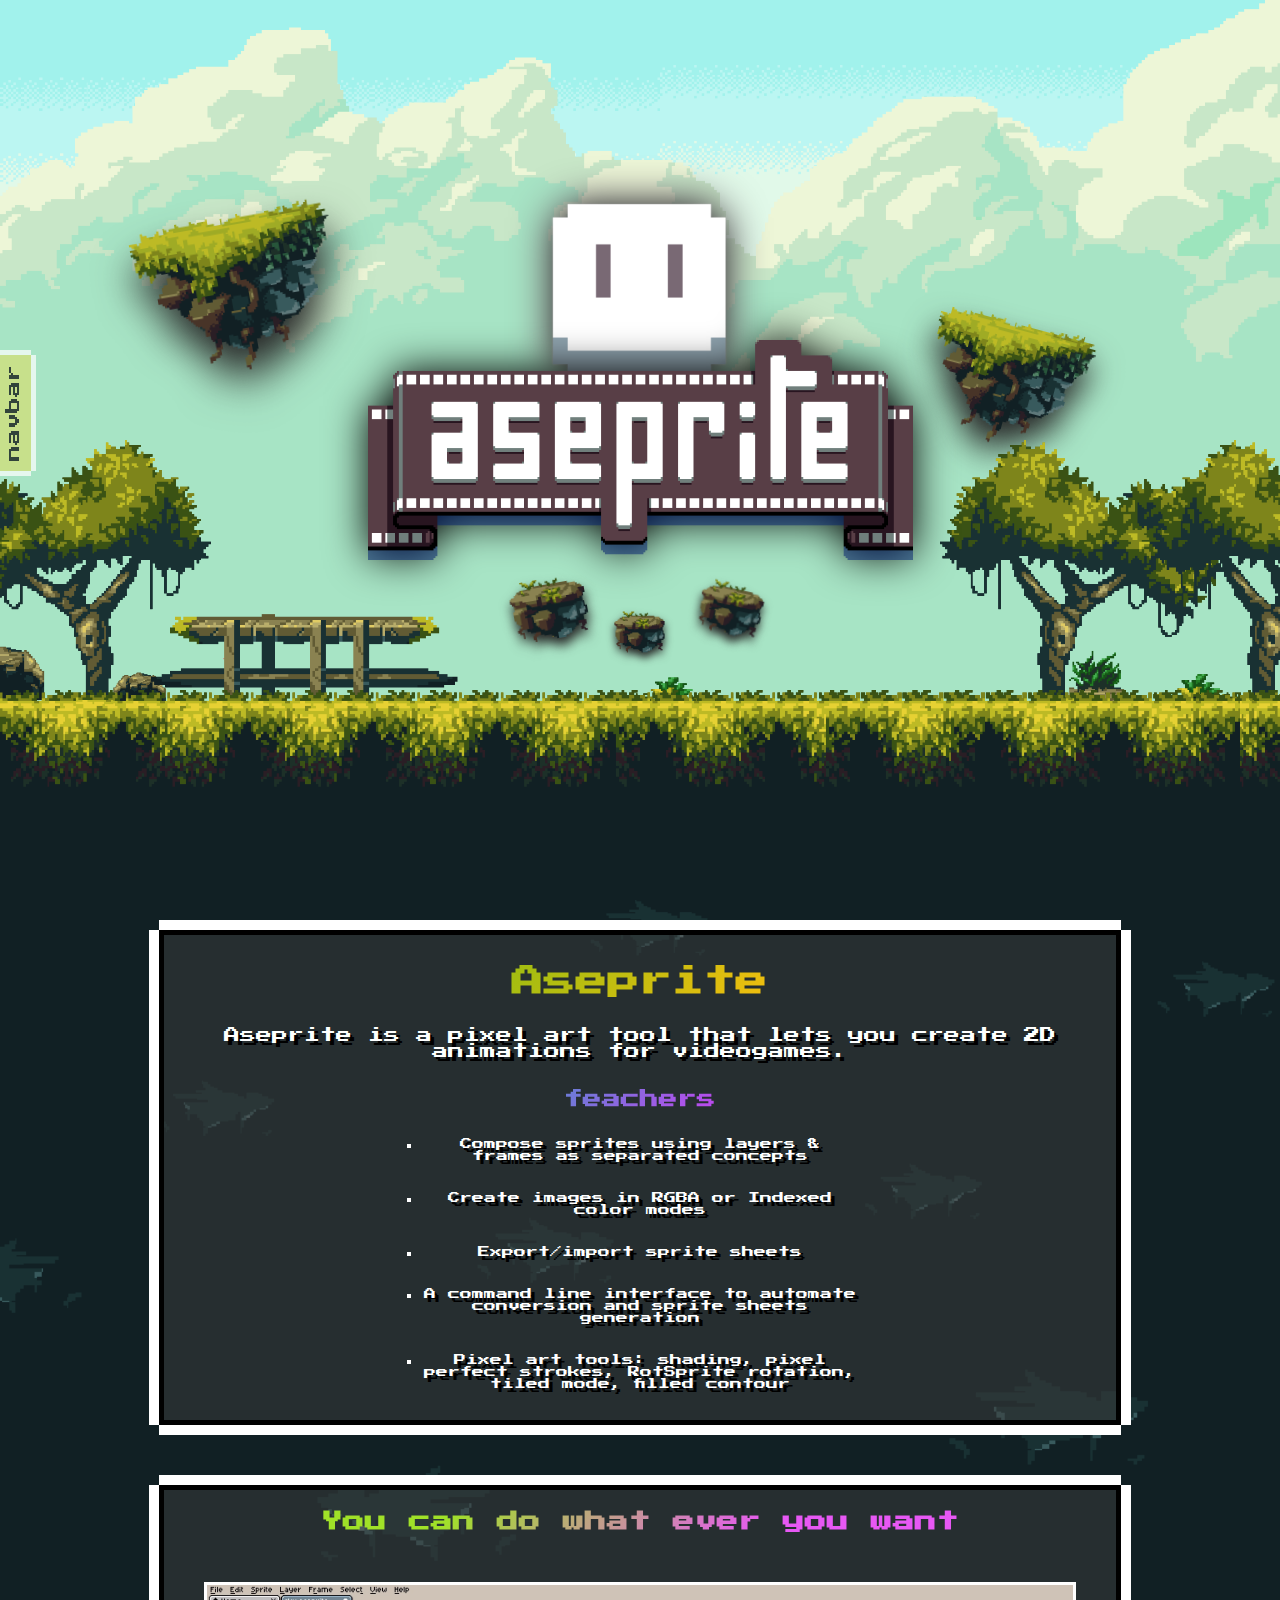
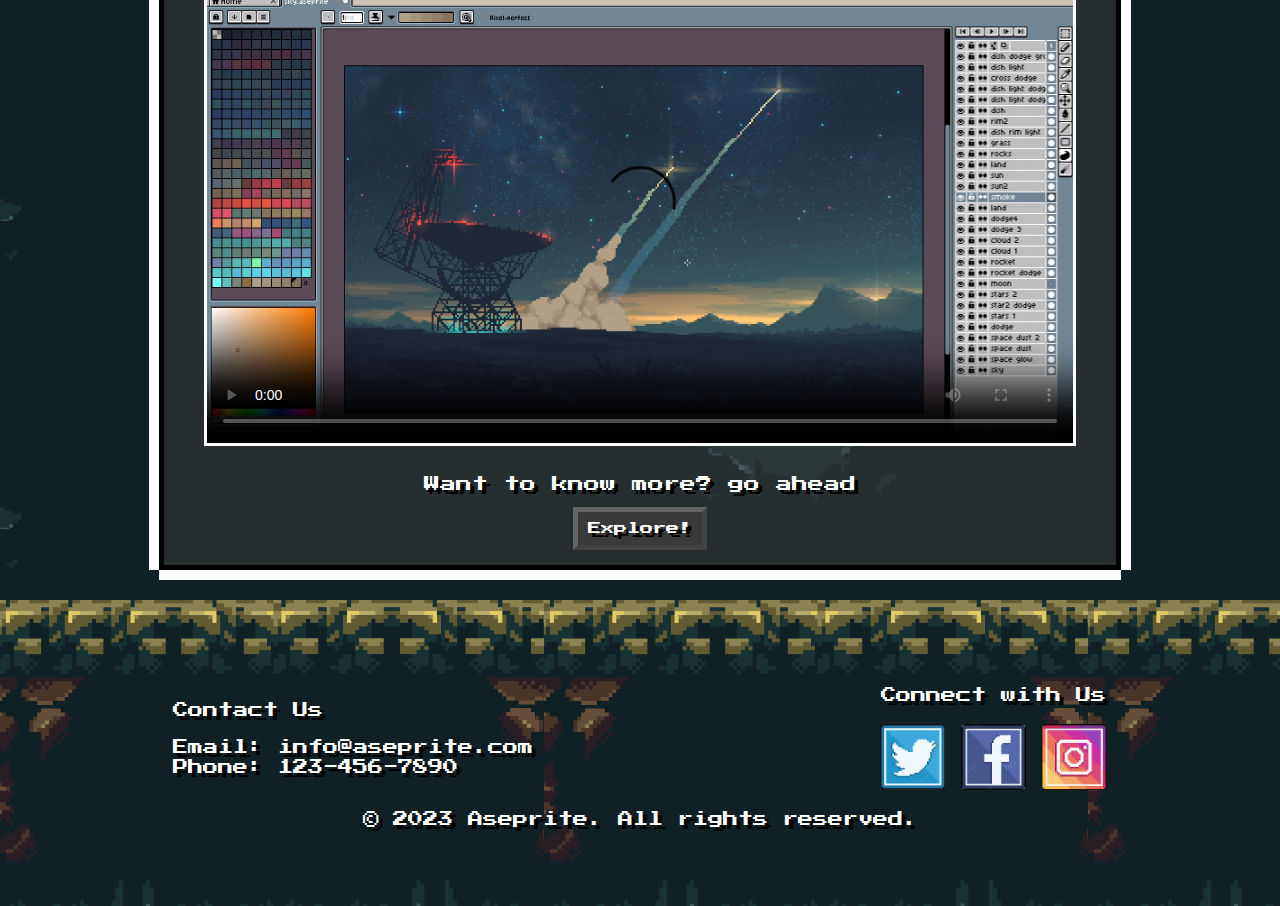
<file: index.html>
<!DOCTYPE html>
<html lang="en">
<head>
    <meta charset="UTF-8">
    <meta name="viewport" content="width=device-width, initial-scale=1.0">
    <meta name="description" content="Aseprite is a pixel art tool for creating 2D animations for video games.">
    <meta name="keywords" content="Aseprite, pixel art, animation, video games">
    <meta name="author" content="Maksim Ilia">
    <title>Aseprite❤️</title>
    <link rel="stylesheet" href="css/styles.css">
    <link rel="icon" type="image/x-icon" href="/img/aseprite-no-border.png">
    <link rel="preconnect" href="https://fonts.googleapis.com">
    <link rel="preconnect" href="https://fonts.gstatic.com" crossorigin>
    <link href="https://fonts.googleapis.com/css2?family=Press+Start+2P&display=swap" rel="stylesheet">
</head>

<body>
    <header class="main-page-header">
        <div class="side-nav hide">
            <div class="toggle-button" id="toggleButton">navbar</div>
            <ul>
                <li><a href="index.html"><img src="./img/home.png" alt=""></a></li>
                <li><a href="about.html"><img src="./img/aboutt.png" alt=""></a></li>
                <li><a href="contact.html"><img src="./img/contact.png" alt=""></a></li>
                <li><a href="product.html"><img src="./img/product.png" alt=""></a></li>
            </ul>
        </div>

        <div class="front-backgound"></div>

        <div class="logo"></div>
        <div class="logo_img"></div>
        
        <div class="island_1"></div>
        <div class="island_2"></div>
        
        <div class="small_island sm1"></div>
        <div class="small_island sm2"></div>
        <div class="small_island sm3"></div>
    </header>


    <main class="main-page-main">
        <section class="info-section main-page-section">
            <div>
                <h1>Aseprite</h1>
                <p>
                    Aseprite is a pixel art tool that lets you create 2D animations for videogames.
                </p>
            </div>

            <div>
                <h3>feachers</h3>
                <ul>
                    <li>Compose sprites using layers & frames as separated concepts</li>
                    <li>Create images in RGBA or Indexed color modes</li>
                    <li>Export/import sprite sheets</li>
                    <li>A command line interface to automate conversion and sprite sheets generation</li>
                    <li>Pixel art tools: shading, pixel perfect strokes, RotSprite rotation, tiled mode, filled contour</li>
                </ul>
            </div>
        </section>
        <section class="info-section vid-page-section">
            <h2>You can do what ever you want</h2>
            <video controls="controls" poster="img/poster.png">
                <source src="vid/main-vid.mp4" type='video/ogg; codecs="theora, vorbis"'>
            </video>
            <p>Want to know more? go ahead</p>
            <button class="download"><a href="product.html">Explore!</a></Downlodat></button>
        </section>
    </main>


    <footer>
        <div class="footer-wrapper">
            <div class="footer-content">
                <div class="contact-info">
                  <p class="footer-title">Contact Us</p>
                  <p class="email">Email: info@aseprite.com</p>
                  <p>Phone: 123-456-7890</p>
                </div>
    
                <div class="social-links">
                  <p class="footer-title">Connect with Us</p>
                  <a href="https://twitter.com/aseprite" target="_blank"><img src="img/twit.png"  alt="twitter"></a>
                  <a href="https://www.facebook.com/aseprite" target="_blank"><img src="img/facebook.png" alt="facebook"></a>
                  <a href="https://www.instagram.com/asepriteapp/" target="_blank"><img src="img/insta.png" alt="insta"></a>
                </div>
            </div>
            <div class="copyright">
                <p>&copy; 2023 Aseprite. All rights reserved.</p>
            </div>
        </div>
    </footer>
    <script src="js/main.js"></script>
</body>
</html>
</file>
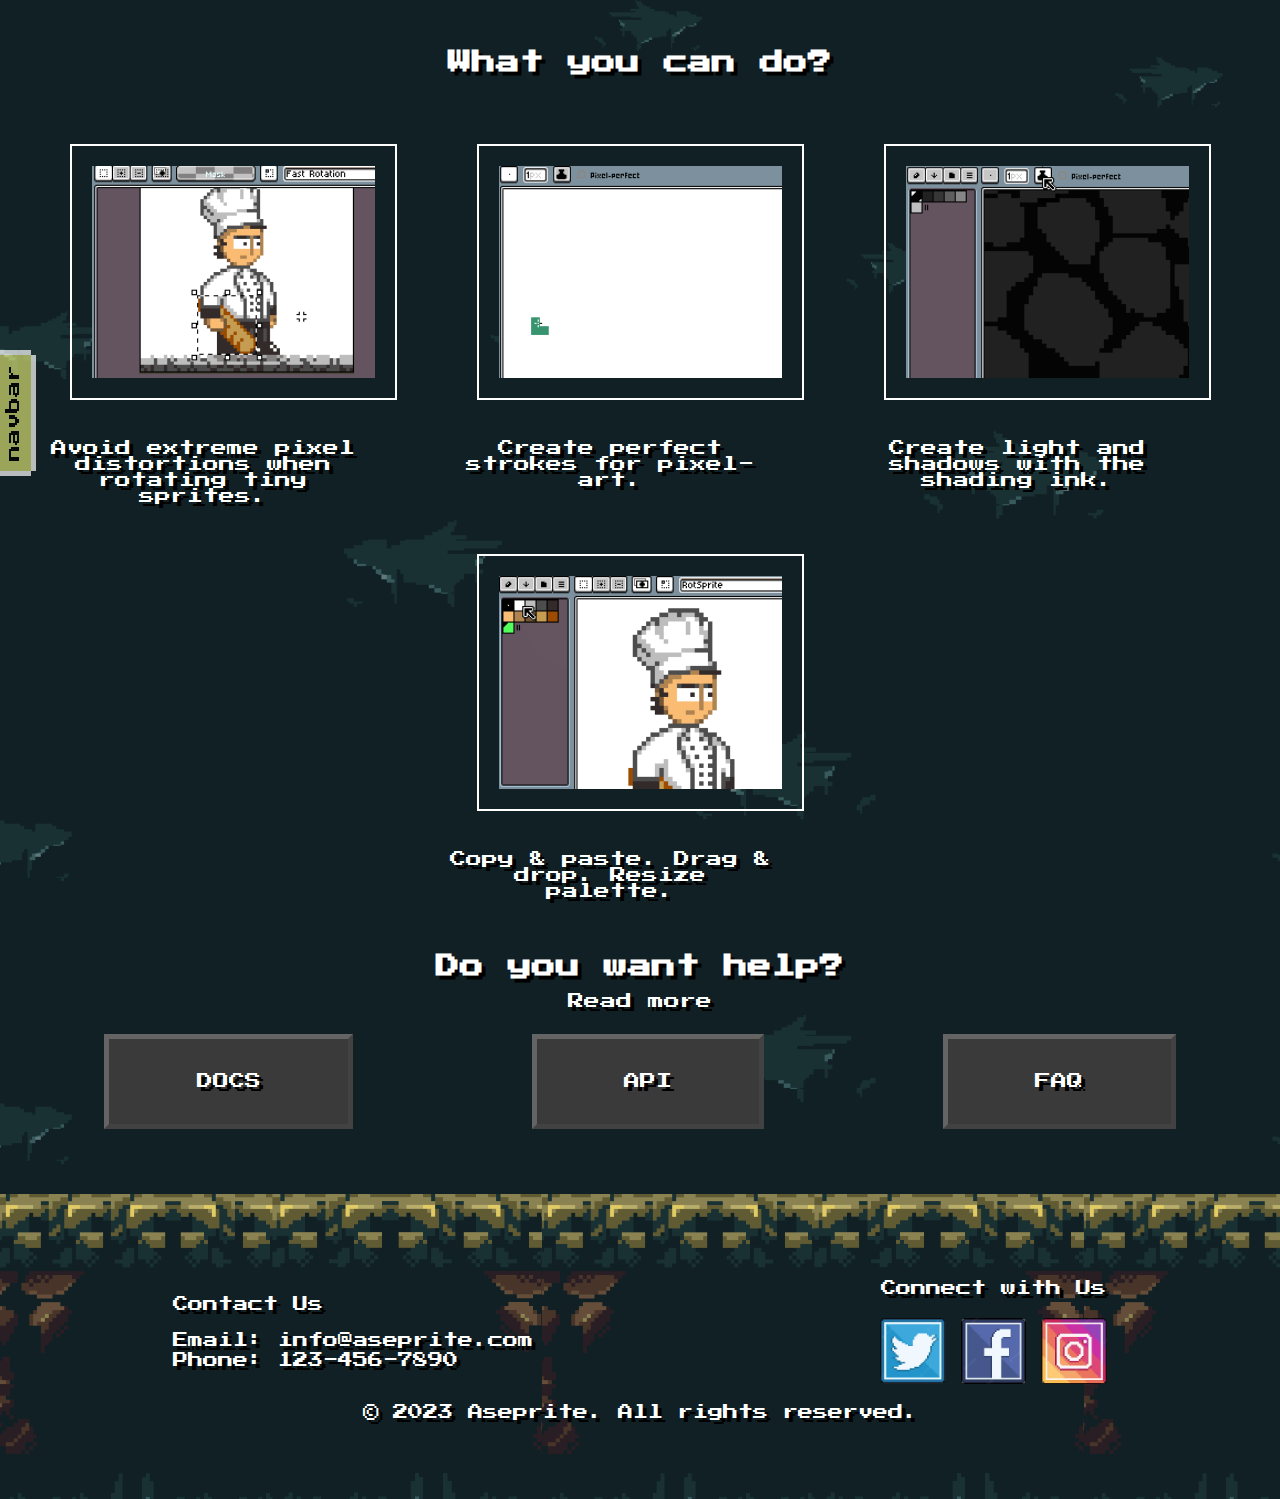
<file: about.html>
<!DOCTYPE html>
<html lang="en">
<head>
    <meta charset="UTF-8">
    <meta name="viewport" content="width=device-width, initial-scale=1.0">
    <meta name="description" content="Aseprite is a pixel art tool for creating 2D animations for video games.">
    <meta name="keywords" content="Aseprite, pixel art, animation, video games">
    <meta name="author" content="Maksim Ilia">
    <title>About Aseprite❓</title>
    <link rel="stylesheet" href="css/styles.css">
    <link rel="icon" type="image/x-icon" href="/img/aseprite-no-border.png">

    <link rel="preconnect" href="https://fonts.googleapis.com">
    <link rel="preconnect" href="https://fonts.gstatic.com" crossorigin>
    <link href="https://fonts.googleapis.com/css2?family=Press+Start+2P&display=swap" rel="stylesheet">

</head>
<body>
    <header>
        <div class="side-nav hide">
            <div class="toggle-button" id="toggleButton">navbar</div>
            <ul>
                <li><a href="index.html"><img src="./img/home.png" alt=""></a></li>
                <li><a href="about.html"><img src="./img/aboutt.png" alt=""></a></li>
                <li><a href="contact.html"><img src="./img/contact.png" alt=""></a></li>
                <li><a href="product.html"><img src="./img/product.png" alt=""></a></li>
            </ul>
        </div>
    </header>


    <main class="about-page-main">
        <div>
            <h2>What you can do?</h2>
            <figure class="figure-about">
                <div class="gif-img">
                    <img src="/img/gif/rotsprite.gif" width="300px" alt="aseprite fust rotation pixel-arf">
                    <p>Avoid extreme pixel distortions when rotating tiny sprites.</p>
                </div>

                <div class="gif-img">
                    <img src="/img/gif/pixel-perfect.gif" width="300px" alt="aseprite pixel perfect draw lines pixel-arf">
                    <p>Create perfect strokes for pixel-art.</p>
                </div>

                <div class="gif-img">  
                    <img src="/img/gif/shading-mode.gif" width="300px" alt="aseprite shading mode pixel-arf">
                    <p>Create light and shadows with the shading ink.</p>
                </div>

                <div class="gif-img">
                    <img src="/img/gif/palette-control.gif" width="300px" alt="aseprite palette control pixel-arf">
                    <p>Copy & paste. Drag & drop. Resize palette.</p>
                </div>
            </figure>
        </div>
        <div>
            <h2 class="help-title">Do you want help?</h2>
            <p>Read more </p>
            <ul class="secondary-nav">
                <li><a href="https://www.aseprite.org/docs/">DOCS</a></li>
                <li><a href="https://www.aseprite.org/api/">API</a></li>
                <li><a href="https://www.aseprite.org/faq/">FAQ</a></li>
            </ul>
        </div>
    </main>


    <footer>
        <div class="footer-wrapper">
            <div class="footer-content">
                <div class="contact-info">
                  <p class="footer-title">Contact Us</p>
                  <p class="email">Email: info@aseprite.com</p>
                  <p>Phone: 123-456-7890</p>
                </div>
    
                <div class="social-links">
                  <p class="footer-title">Connect with Us</p>
                  <a href="https://twitter.com/aseprite" target="_blank"><img src="img/twit.png"  alt="twitter"></a>
                  <a href="https://www.facebook.com/aseprite" target="_blank"><img src="img/facebook.png" alt="facebook"></a>
                  <a href="https://www.instagram.com/asepriteapp/" target="_blank"><img src="img/insta.png" alt="insta"></a>
                </div>
            </div>
            <div class="copyright">
                <p>&copy; 2023 Aseprite. All rights reserved.</p>
            </div>
        </div>
    </footer>
    <script src="js/main.js"></script>
</body>
</html>
</file>
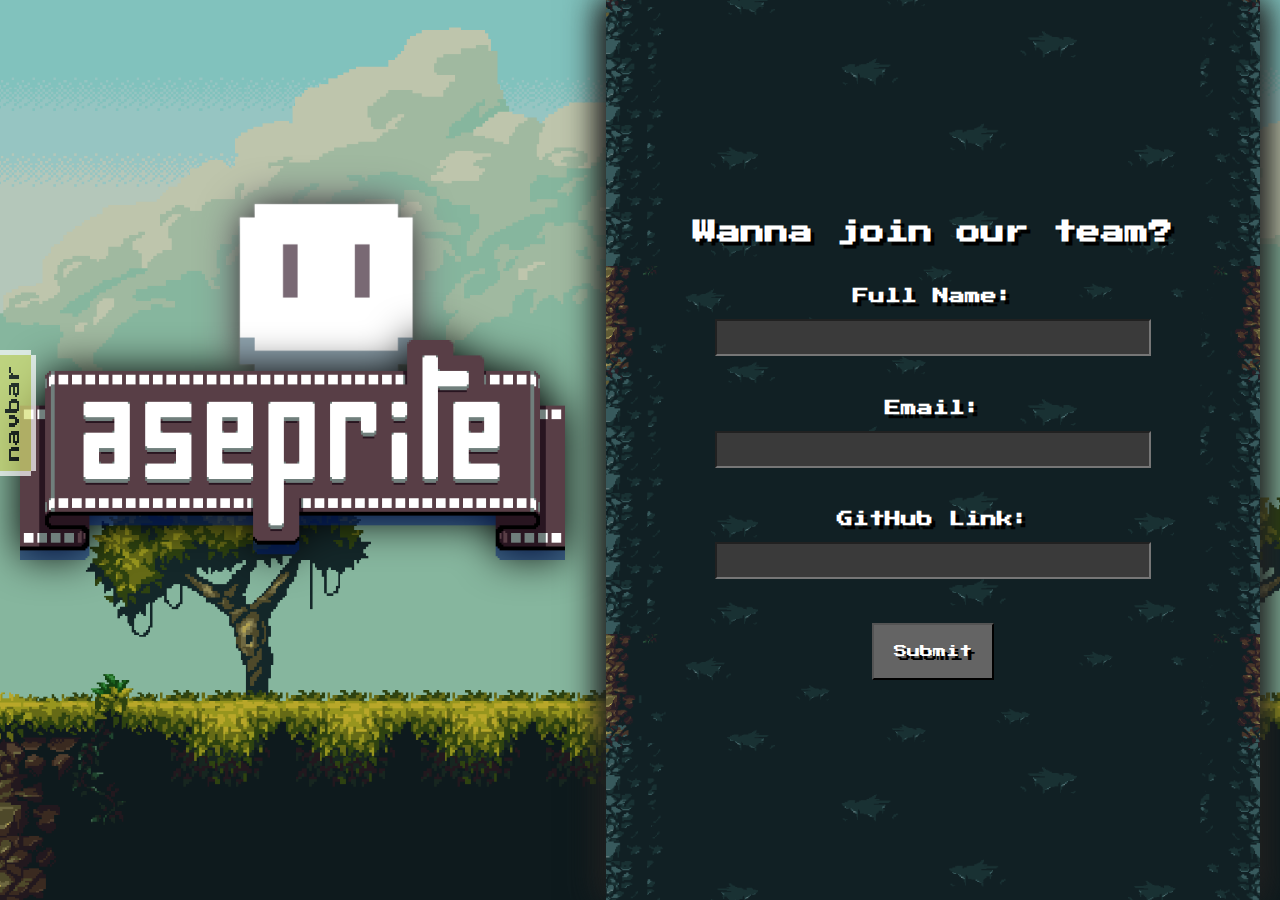
<file: contact.html>
<!DOCTYPE html>
<html lang="en">
<head>
    <meta charset="UTF-8">
    <meta name="viewport" content="width=device-width, initial-scale=1.0">
    <meta name="description" content="Contact up to join development">
    <meta name="keywords" content="Aseprite, pixel art, contuct, development">
    <meta name="author" content="Maksim Ilia">
    <title>Join the team!🖥️</title>
    <link rel="stylesheet" href="css/styles.css">
    <link rel="icon" type="image/x-icon" href="/img/aseprite-no-border.png">
    <link rel="preconnect" href="https://fonts.googleapis.com">
    <link rel="preconnect" href="https://fonts.gstatic.com" crossorigin>
    <link href="https://fonts.googleapis.com/css2?family=Press+Start+2P&display=swap" rel="stylesheet">
</head>
<body>
    
    <header>
        <div class="side-nav hide">
            <div class="toggle-button" id="toggleButton">navbar</div>
            <ul>
                <li><a href="index.html"><img src="./img/home.png" alt=""></a></li>
                <li><a href="about.html"><img src="./img/aboutt.png" alt=""></a></li>
                <li><a href="contact.html"><img src="./img/contact.png" alt=""></a></li>
                <li><a href="product.html"><img src="./img/product.png" alt=""></a></li>
            </ul>
        </div>
    </header>


    <main>
        <div class="contact-page-bg"></div>
        <div class="contact-wrapper">
            <div class="logo-wrapper">
                <div class="logo"></div>
                <div class="logo_img contact-logo"></div>
            </div>
            <div class="form-wrapper">
                <h2>Wanna join our team?</h2>
                <form action="">
                    <div class="fomr-feald">
                        <label for="fullname">Full Name:</label>
                        <input type="text" id="fullname" name="fullname" required> 
                    </div>
                    <div class="fomr-feald">
                        <label for="email">Email:</label>
                        <input type="email" id="email" name="email" required>
                    </div>
                    <div class="fomr-feald">
                        <label for="github">GitHub Link:</label>
                        <input type="url" id="github" name="github" required>
                    </div>

                    <button type="submit">Submit</button>
                </form>
            </div>
        </div>
    </main>

    <script src="js/main.js"></script>
</body>
</html>
</file>
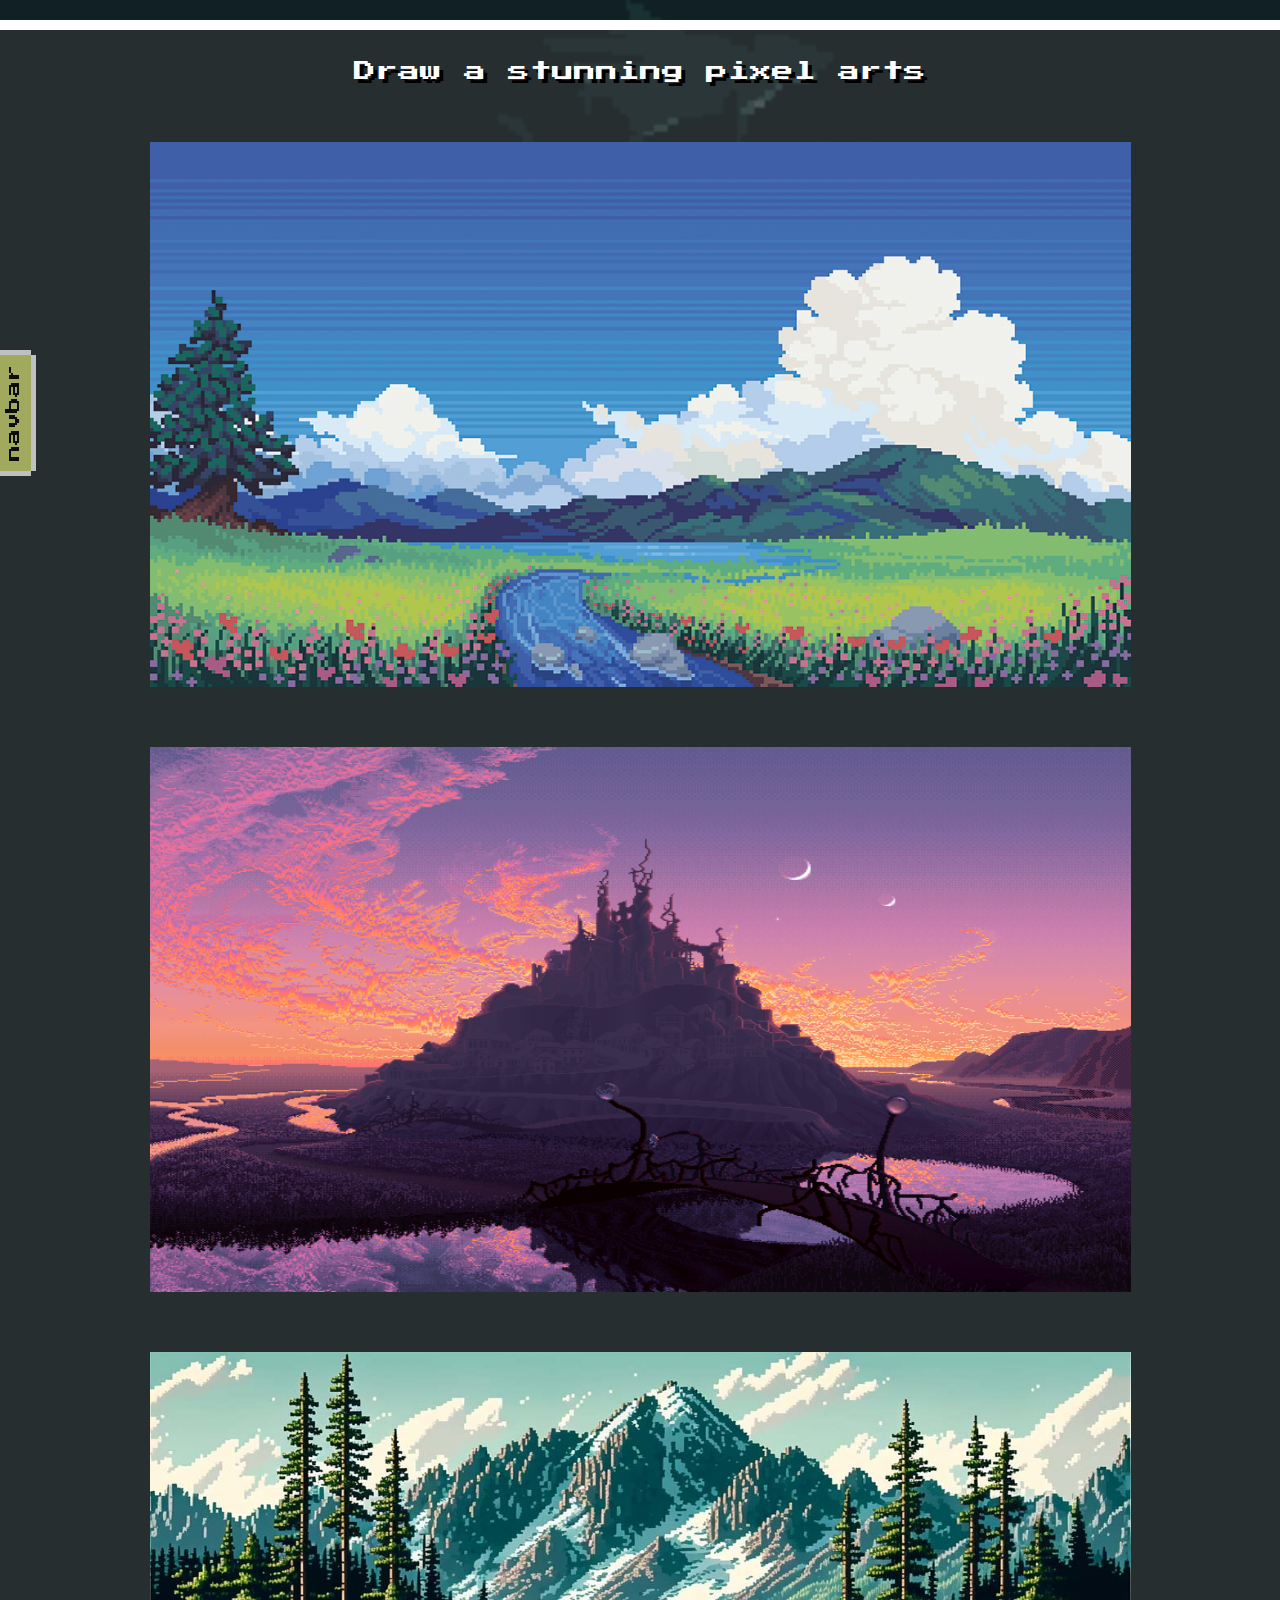
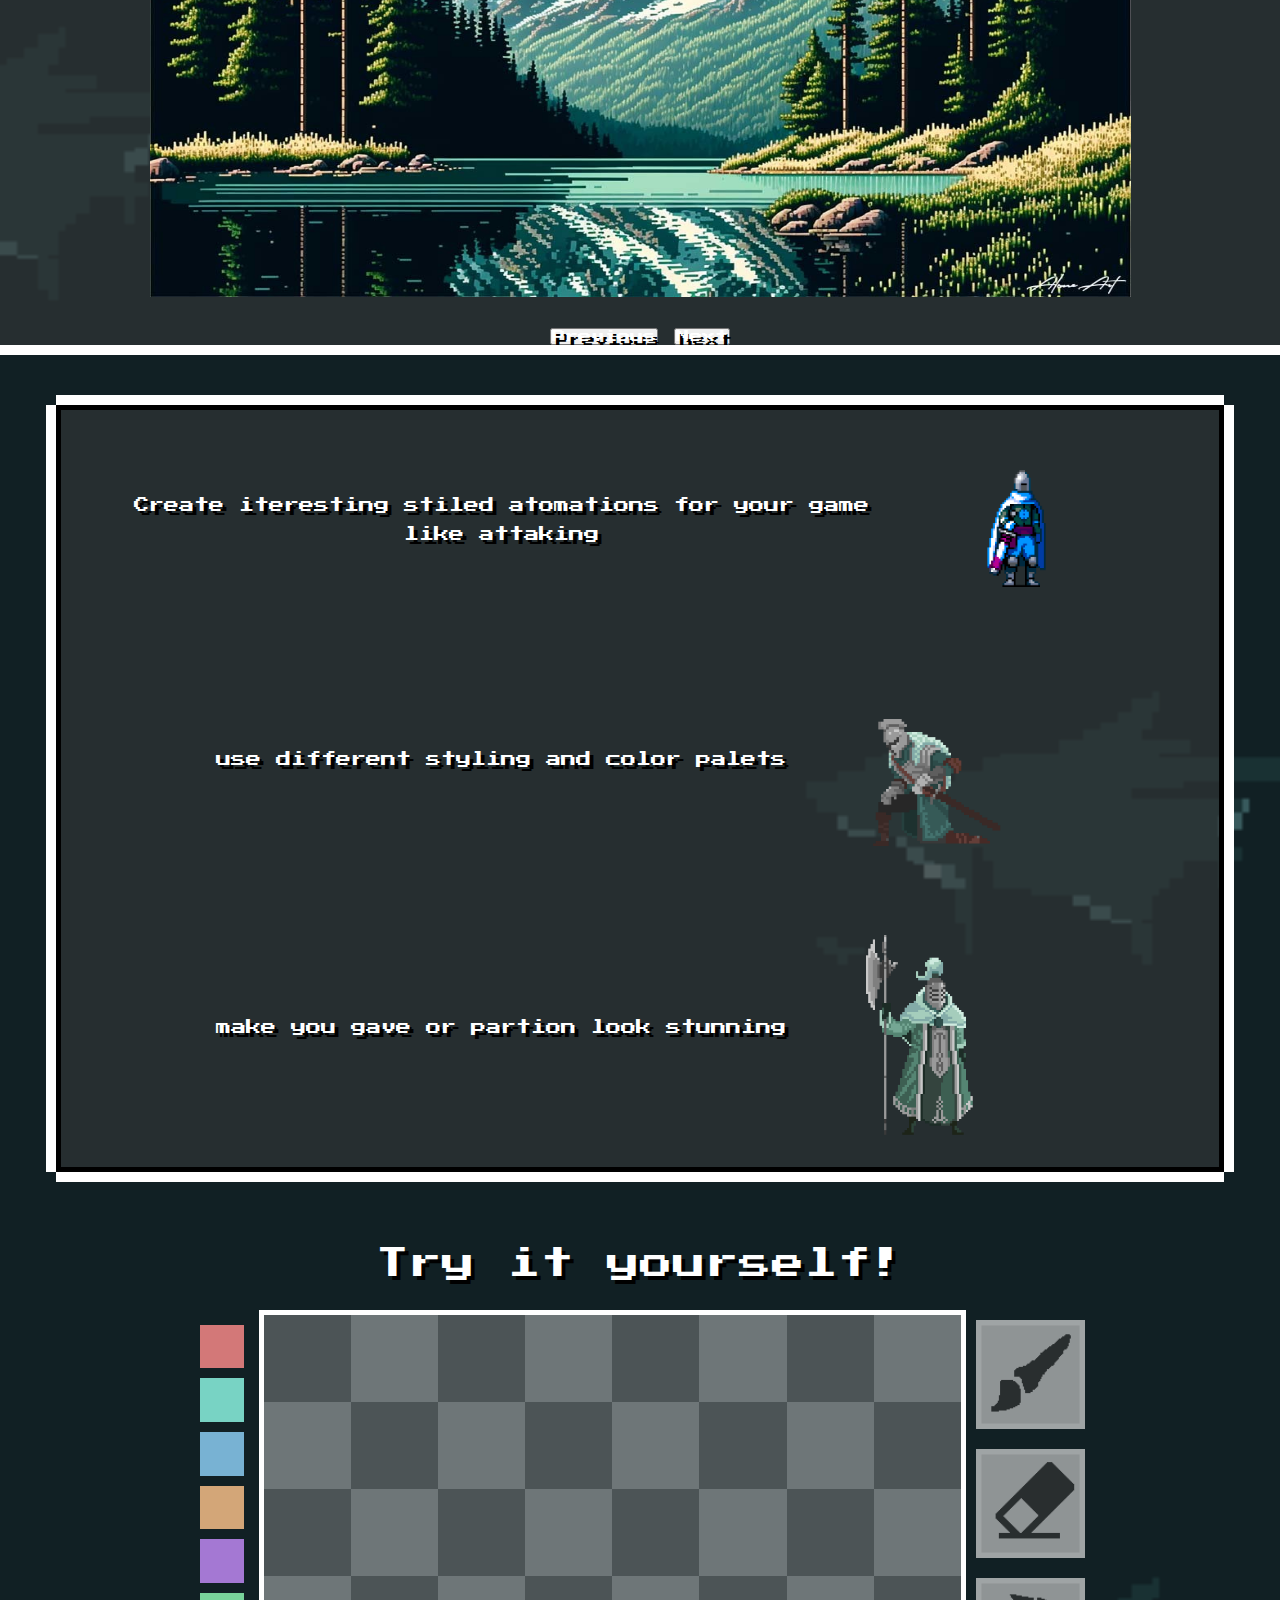
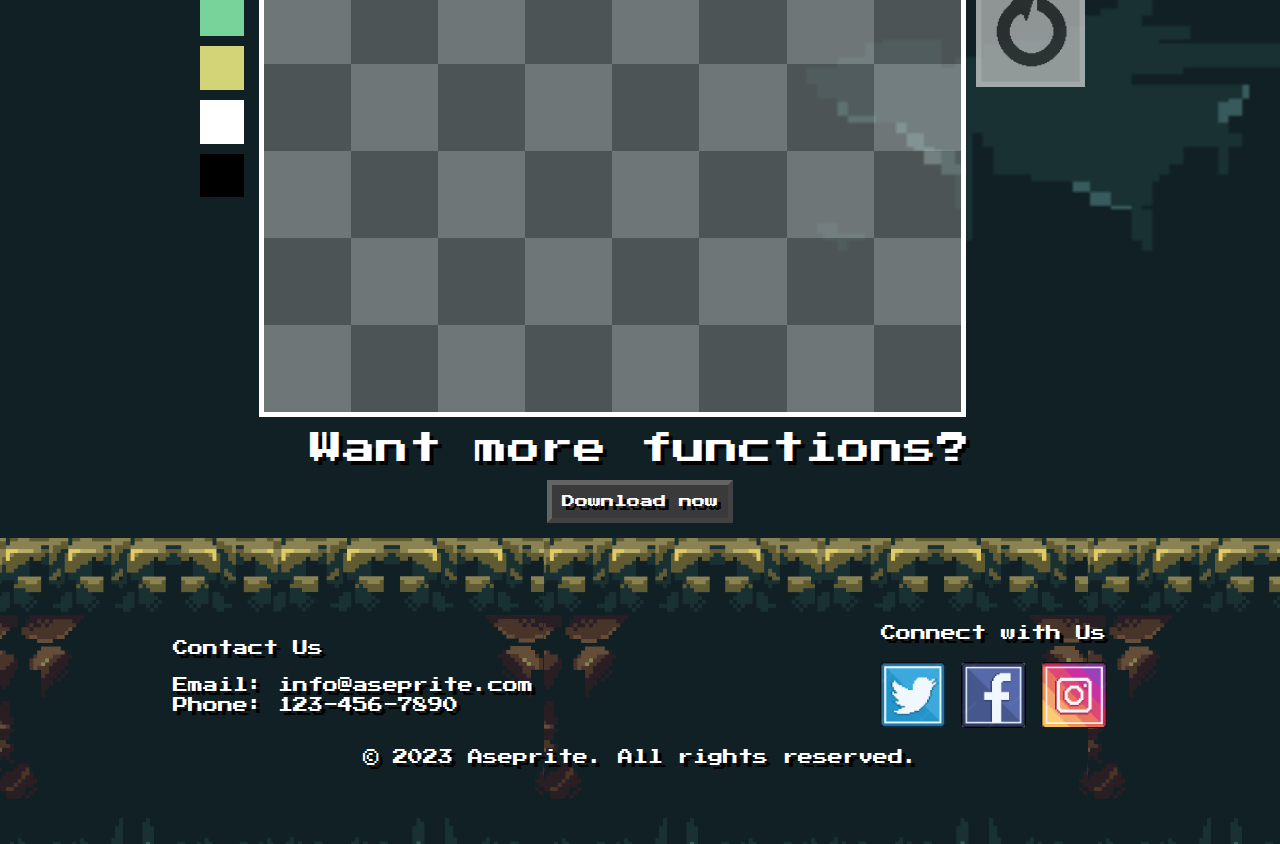
<file: product.html>
<!DOCTYPE html>
<html lang="en">
<head>
    <meta charset="UTF-8">
    <meta name="viewport" content="width=device-width, initial-scale=1.0">
    <meta name="description" content="Aseprite is a pixel art tool for creating 2D animations for video games.">
    <meta name="keywords" content="Aseprite, pixel art, animation, video games, buy, download">
    <meta name="author" content="Maksim Ilia">
    <title>Buy Asepriite💵</title>
    <link rel="stylesheet" href="css/styles.css">
    <link rel="icon" type="image/x-icon" href="/img/aseprite-no-border.png">

    <link rel="preconnect" href="https://fonts.googleapis.com">
    <link rel="preconnect" href="https://fonts.gstatic.com" crossorigin>
    <link href="https://fonts.googleapis.com/css2?family=Press+Start+2P&display=swap" rel="stylesheet">
    <link href="https://cdn.jsdelivr.net/npm/bootstrap@5.2.3/dist/css/bootstrap.min.css" rel="stylesheet" integrity="sha384-rbsA2VBKQhggwzxH7pPCaAqO46MgnOM80zW1RWuH61DGLwZJEdK2Kadq2F9CUG65" crossorigin="anonymous">

</head>
<body>
    <header>
        <div class="side-nav hide">
            <div class="toggle-button" id="toggleButton">navbar</div>
            <ul>
                <li><a href="index.html"><img src="./img/home.png" alt=""></a></li>
                <li><a href="about.html"><img src="./img/aboutt.png" alt=""></a></li>
                <li><a href="contact.html"><img src="./img/contact.png" alt=""></a></li>
                <li><a href="product.html"><img src="./img/product.png" alt=""></a></li>
            </ul>
        </div>
    </header>


    <main class="product-page-main">

        <section class="draw-section">

            <p>Draw a stunning pixel arts</p>

            <div id="carouselExampleControls" class="carousel slide" data-bs-ride="carousel">
                <div class="carousel-inner">
                  <div class="carousel-item active">
                    <img src="./img/art3.png" class="d-block" alt="...">
                  </div>
                  <div class="carousel-item">
                    <img src="./img/art2.png" class="d-block" alt="...">
                  </div>
                  <div class="carousel-item">
                    <img src="./img/art1.jpeg" class="d-block" alt="...">
                  </div>
                </div>
                <button class="carousel-control-prev" type="button" data-bs-target="#carouselExampleControls" data-bs-slide="prev">
                  <span class="carousel-control-prev-icon" aria-hidden="true"></span>
                  <span class="visually-hidden">Previous</span>
                </button>
                <button class="carousel-control-next" type="button" data-bs-target="#carouselExampleControls" data-bs-slide="next">
                  <span class="carousel-control-next-icon" aria-hidden="true"></span>
                  <span class="visually-hidden">Next</span>
                </button>
            </div>
        </section>
            

        <section class="info-section">
            <figure class="figure-product">
                <div class="anim">
                    <p>Create iteresting stiled atomations for your game like attaking</p>
                    <img src="./img/gif/attack-anim.gif" class="anim1" alt="attack animation">
                </div>

                <div class="anim">
                    <p>use different styling and color palets</p>
                    <img src="./img/gif/ctrl-anim.gif" class="anim2" alt="sit ctrl animtion">
                </div>

                <div class="anim">  
                    <p>make you gave or partion look stunning </p>
                    <img src="./img/gif/idel-anim.gif" class="anim2" alt="idel animation">
                </div>
            </figure>
        </section>

        <section class="drawer-section">
            <div>
                <p class="drawer-wrapper-text">Try it yourself!</p>
                <div class="drawer-wrapper">
                    
                    <ul class="color-palette">
                        <li class="color-option" style="background-color: #d37878;"></li>
                        <li class="color-option" style="background-color: #78d3c4;"></li>
                        <li class="color-option" style="background-color: #78b2d3;"></li>
                        <li class="color-option" style="background-color: #d3a678;"></li>
                        <li class="color-option" style="background-color: #a478d3;"></li>
                        <li class="color-option" style="background-color: #78d39a;"></li>
                        <li class="color-option" style="background-color: #d3d378;"></li>
                        <li class="color-option" style="background-color: #ffffff;"></li>
                        <li class="color-option" style="background-color: #000000;"></li>
                    </ul>
                
                    <div class="grid-container"></div>
                    
                    <div class="draw-buttons">
                        <button id="brush"><img src="img/BrashButton.png" alt=""></button>
                        <button id="eraser"><img src="img/EraesButton.png" alt=""></button>
                        <button id="reset"><img src="img/ResetButton.png" alt=""></button>
                    </div>
                </div>
            </div>

            <div>
                <p class="drawer-wrapper-button">Want more functions?</p>
                <button class="download"><a href="https://store.steampowered.com/app/431730/Aseprite/">Download now</a></Downlodat></button>
            </div>
        </section>

        
    </main>


    <footer>
        <div class="footer-wrapper">
            <div class="footer-content">
                <div class="contact-info">
                  <p class="footer-title">Contact Us</p>
                  <p class="email">Email: info@aseprite.com</p>
                  <p>Phone: 123-456-7890</p>
                </div>
    
                <div class="social-links">
                  <p class="footer-title">Connect with Us</p>
                  <a href="https://twitter.com/aseprite" target="_blank"><img src="img/twit.png"  alt="twitter"></a>
                  <a href="https://www.facebook.com/aseprite" target="_blank"><img src="img/facebook.png" alt="facebook"></a>
                  <a href="https://www.instagram.com/asepriteapp/" target="_blank"><img src="img/insta.png" alt="insta"></a>
                </div>
            </div>
            <div class="copyright">
                <p>&copy; 2023 Aseprite. All rights reserved.</p>
            </div>
        </div>
    </footer>

    <script src="js/main.js"></script>
    <script src="https://cdn.jsdelivr.net/npm/@popperjs/core@2.11.6/dist/umd/popper.min.js" integrity="sha384-oBqDVmMz9ATKxIep9tiCxS/Z9fNfEXiDAYTujMAeBAsjFuCZSmKbSSUnQlmh/jp3" crossorigin="anonymous"></script>
    <script src="https://cdn.jsdelivr.net/npm/bootstrap@5.2.3/dist/js/bootstrap.min.js" integrity="sha384-cuYeSxntonz0PPNlHhBs68uyIAVpIIOZZ5JqeqvYYIcEL727kskC66kF92t6Xl2V" crossorigin="anonymous"></script>
</body>
</html>
</file>
<file: css/styles.css>
*{
    margin: 0;
    padding: 0;
    box-sizing: border-box;
    font-family: 'Press Start 2P', cursive;
    color: white;
    text-shadow: 4px 4px 0 black;
    text-align: center;
}
/*! animations */
@keyframes floating{
    0%{
        margin-top: 0px;
    }
    50%{
        margin-top: calc(var(--index) * 1);
    }
    100%{
        margin-top: 0px;
    }
}

/*! rood dir */
:root{
    --index: calc(1vh + 1vw);
}
/*! for-all-pages*/

main{
    min-height: 100vh;
    display: flex;
    justify-content: center;
    align-items: center;
}
.side-nav{
    position: fixed;
    left: 0;
    top: calc(1vh * 30);
    z-index: 100;
    background: url("../img/amin_bg.png");
    background-position: center;
    background-size: cover;
    opacity: 0.7;
    box-shadow: 10px 0 0 rgb(88, 88, 88, 0.5),
                0 10px 0 rgb(88, 88, 88, 0.5),
                0 -10px 0 rgb(88, 88, 88, 0.5);
    transition: all 1s;
}
.side-nav > ul{
    list-style: none;
    padding: 0;
}

.side-nav > ul > li{
    border-top: solid 5px #646464;
    border-left: solid 5px #646464;
    border-right: solid 5px rgb(66, 66, 66);
    border-bottom: solid 5px rgb(66, 66, 66);
    margin: 20px;
}
.side-nav > ul > li > a > img{
    margin: 0;
    background-color: #c9de9d;
}
.side-nav:hover{
    opacity: 1;
}
.side-nav > ul > li:hover{
    opacity: 0.7;
}

.toggle-button {
    position: absolute;
    top: 30%;
    left: 110%;
    transform: translateY(-50%);
    cursor: pointer;
    background-color: rgb(212, 223, 114);
    padding: 10px;
    writing-mode: vertical-rl;
    transform: scale(-1);
    color: black;
    text-shadow: none;
    box-shadow: 0 5px 0 white,
                0 -5px 0 white, 
                -5px 0 0 white;
}
.hide{
    left: -100px;
}

footer{
    height: calc(var(--index) * 14);
    background: url("/img/footer_bg.png");
    background-size: contain;
    background-repeat: repeat-x;
    font-size: calc(var(--index) * 0.7);
}
.footer-wrapper{
    padding-top: calc(var(--index)* 3);
}
.footer-content{
    display: flex;
    justify-content: space-around;
    align-items: center;
}
.contact-info{
    display: flex;
    flex-direction: column;
    justify-content: space-evenly;
    align-items: start;
}
.footer-title{
    margin-block: calc(var(--index)* 1);
}
.email{
    margin-bottom: 5px;
}
.copyright{
    margin-top: calc(var(--index)* 1);
}
.social-links > a > img{
    width: calc(var(--index) * 3);
    margin: 0;
}
.social-links > a > img:hover{
    opacity: 0.7;
}

/*! index-page*/

/*! header */

.main-page-header{
    display: flex;
    justify-content: center;
    align-items: center;
    height: 100vh;
    background: url("../img/Sprite-0002.png");
    background-repeat: no-repeat;
    background-position: center;
    background-size: cover;
}

.front-backgound{
    position: absolute;
    background: url("../img/front.png");
    background-repeat: no-repeat;
    background-position: center;
    background-size: cover;
    height: 100vh;
    width: 100%;
    z-index: 2;
}

/*! logo */

.logo{
    position: relative;
    background: url("../img/header-logo.png");
    width: calc(var(--index)* 25);
    height: calc(var(--index) * 25);
    transform: scale(1);
    background-repeat: no-repeat;
    background-position: center;
    background-size: contain;
    z-index: 2;
    filter: drop-shadow(0 0 20px rgb(0, 0, 0));  
}
.logo_img{
    position: absolute;
    background: url("../img/aseprite-no-border.png");
    background-repeat: no-repeat;
    background-position: center;
    background-size: contain;
    width: calc(var(--index)* 10);
    height: calc(var(--index)* 10);
    transform: scale(1);
    top: calc(50vh * .4); 
    left: 50%;
    transform: translateX(-50%);
    filter: drop-shadow(0 0 20px rgb(0, 0, 0)) 
    drop-shadow(0 0 1px rgb(255, 255, 255));
    animation: floating 3s infinite cubic-bezier(0.1, 0, 0.5, 2);
}

/* ! islands */
.island_1, .island_2{
    background: url("../img/ilend.png");
    position: absolute;
    width: calc(var(--index)* 10);
    height: calc(var(--index)* 10);
    background-repeat: no-repeat;
    background-position: center;
    background-size: contain;
    animation: floating 5s infinite cubic-bezier(0.1, 0, 0.5, 2) ;
    filter: drop-shadow(0 25px 20px rgb(39, 39, 39));
}
.island_1{
    top: 20%;
    left: 10%;
    transform: scale(1) rotate(-10deg);
}
.island_2{
    top: 30%;
    left: 70%;
    transform: translateX(-30%);
    transform: scale(0.8) rotate(15deg);
    animation-delay: 1s;
}
/* ! small_islands */
.small_island{
    background: url("../img/ilend_sall.png");
    background-repeat: no-repeat;
    background-position: center;
    background-size: contain;
    filter: drop-shadow(0 25px 20px rgb(39, 39, 39))
}
.sm1, .sm2, .sm3 {
    width: calc(var(--index)* 13);
    height: calc(var(--index)* 13);
    animation: floating 5s infinite cubic-bezier(0.1, 0, 0.5, 2);
    position: absolute;
}
.sm1{
    top: calc(2.6vh * 21);
    transform: scale(0.2);
}
.sm2{
    top: calc(2.6vh * 20);
    right: calc(2vw * 23);
    transform: scale(0.3) rotate(-10deg);
    animation-delay: 1s;
}
.sm3{
    top: calc(2.6vh * 20);
    left: calc(2vw * 23);
    transform: scale(0.25) rotate(12deg);
    animation-delay: .5s;
}
/*! main */

.main-page-main{
    background: url("../img/amin_bg.png");
    background-repeat: no-repeat;
    background-position: center;
    background-size: cover;
    flex-direction: column;
}

/*! drawer-wrapper */
.drawer-wrapper {
    display: flex;
    justify-content: center;
    align-items: start;
}

/*! color palette*/
.color-palette {
    display: flex;
    flex-direction: column;
    justify-content: center;
    align-items: center;
    margin-top: 10px;
}
  
.color-option {
    list-style-type: none;
    width: calc(var(--index)* 2);
    height: calc(var(--index)* 2);
    margin: 5px 15px;
    cursor: pointer;
}
.color-option:hover{
    box-shadow: inset 0 0 10px rgb(255, 255, 255);
}

/*! grid to draw*/
.grid-container {
    display: grid;
    grid-template-columns: repeat(32, calc(var(--index)* 1));
    grid-template-rows: repeat(32, calc(var(--index)* 1));
    border: solid rgb(255, 255, 255) 5px;
}
  
.grid-item {
    width: calc(var(--index)* 1);
    height: calc(var(--index)* 1);
}
.grid-item:hover{
    background-color: white !important;
}

/*! buttons */
.draw-buttons{
    display: flex;
    flex-direction: column;
}
.draw-buttons > button{
    margin: 10px;
    border: 0;
    opacity: 0.7;
}
.draw-buttons > button > img{
    width: calc(var(--index)* 5);
    height: calc(var(--index)* 5);
    margin: 0 ;
}
.draw-buttons > button:hover{
    opacity: 1;
}

.main-page-section > div{
    margin-block: 30px;
    max-width: calc(var(--index) * 40);
}
.main-page-section > div > h1{
    margin-block: 30px;
    background: linear-gradient(135deg, #7ebc12 20%, #FABE0E 70%);
    -webkit-background-clip: text;
    -webkit-text-fill-color: transparent;
    text-shadow: none;
}
.vid-page-section > h2{
    margin-block: 20px;
    background: linear-gradient(135deg, #a0e128 20%, #e758f4 70%);
    -webkit-background-clip: text;
    -webkit-text-fill-color: transparent;
    text-shadow: none;
    font-size: calc(var(--index)* 1) !important;
}
.main-page-section > div > h3{
    background: linear-gradient(135deg, #12b3bc 20%, #ea2dfb 70%);
    -webkit-background-clip: text;
    -webkit-text-fill-color: transparent;
    text-shadow: none;
}
.main-page-section > div > ul{
    width: calc(var(--index) * 20);
    margin: auto;
}
.main-page-section > div > ul > li{
    font-size: 12px;
    list-style: square;
    margin-block: 30px;
}

.vid-page-section{
    display: flex;
    justify-content: center;
    align-items: center;
    flex-direction: column;
}
video{
    border: solid 3px white;
    margin-block: 30px;
    width: calc(var(--index) * 40);
}
/*! contact-page*/

/*! header*/

/*! main*/
.contact-page-bg{
    position: absolute;
    width: 100%;
    height: 100%;
    background: url("../img/Sprite-0002.png");
    background-repeat: no-repeat;
    background-size: cover;
    background-position: left;
    filter:brightness(.8);
    z-index: -1;
}
.contact-wrapper{
    height: 100vh;
    width: 100vw;
    display: flex;
    justify-content: space-around;
    align-items: center;
}
.contact-logo{
    width: calc(var(--index)* 10);
    height: calc(var(--index)* 10);
    left: calc(var(--index) * 15);
}
.form-wrapper{
    width: calc(var(--index)* 30);
    height: 100%;
    background: url("../img/amin_bg.png");
    background-size: contain;
    background-position: center;
    display: flex;
    flex-direction: column;
    align-items: center;
    justify-content: center;
    box-shadow: 10px 0 30px rgb(32, 32, 32), -10px 0 30px rgb(32, 32, 32);
    padding: 15px;
}
.fomr-feald{
    margin-block: calc(var(--index)* 2);
}
label {
    font-weight: bold;
    margin-bottom: 15px;
    display: block !important;
}
input {
    padding: 10px;
    background-color: #3a3a3a;
    width: calc(var(--index) * 20);
}
form > button{
    padding: 20px;
    background-color: #646464;
    transition: .4s;
}
form > button:hover{
    background-color: rgb(147, 196, 74);
}


/*! about page*/
.about-page-main{
    background: url("../img/amin_bg.png");
    background-position: center;
    background-size: cover;
    background-repeat: no-repeat;
    flex-direction: column;
    padding-block: 50px;
}
.about-page-main > div{
    width: 100%;
}
.figure-about{
    margin-block: 30px;
    display: flex;
    flex-wrap: wrap;
    align-items: top;
    justify-content: center;
}
.figure-about > .gif-img{
    margin: 10px;
}
.figure-about > .gif-img > img{
    padding: 20px;
    border: solid 2px white;
    width: calc(var(--index)* 15);
}
.figure-about > .gif-img > p{
    margin-top: 10px;
    width: calc(var(--index)* 15);
}
.figure-about > .gif-img> img:hover{
    background-color: rgb(148, 180, 99);
}

.help-title{
    margin: 15px;
}
.secondary-nav{
    list-style-type: none;
    display: flex;
    justify-content: space-around;
    align-items: center; 
    flex-wrap: wrap;
    margin: 15px;
}
.secondary-nav > li{
    background-color: #3a3a3a;
    padding: calc(var(--index)* 1.6) calc(var(--index)* 4);
    margin-top: 10px;
    border-top: solid 5px #646464;
    border-left: solid 5px #646464;
    border-right: solid 5px rgb(66, 66, 66);
    border-bottom: solid 5px rgb(66, 66, 66);
}
.secondary-nav > li:hover{
    background-color: #2f2f2f;
}
.secondary-nav > li > a{
    color: white;
    text-decoration: none;
}

/* ! product page */
.product-page-main{
    flex-direction: column;
    background: url("../img/amin_bg.png");
    background-position: center;
    background-repeat: no-repeat;
    background-size: cover;
    overflow: hidden;
}
.draw-section{
    display: flex;
    flex-direction: column;
    justify-content: center;
    align-items: center;
    width: 100%;
    background-color: rgb(59, 59, 59, 0.5);
    box-shadow: 0 10px 0 white,
                0 -10px 0 white ;
    margin-block: 30px;
}
.draw-section > p, img{
    margin: 30px;
}
.draw-section > p {
    font-size: calc(var(--index)* 1);
}
.carousel-item > img {
    width: calc(var(--index) * 45);
    height: calc(var(--index) * 25);
}
.info-section{
    background-color: rgb(59, 59, 59, 0.5);
    padding-inline: 40px;
    border: solid 5px black;
    box-shadow: 10px 0 0 white,
                -10px 0 0 white,
                0 10px 0 white,
                0 -10px 0 white ;
    margin: 30px;
}
.figure-product{
    display: flex;
    flex-direction: column;
    flex-wrap: wrap;
    justify-content: center;
    align-items: center;
    position: relative;
}
.figure-product > .anim{
    display: flex;
    justify-content: space-between;
    align-items: center;
}
.figure-product > .anim > p{
    font-size: calc(var(--index) * 0.7);
    line-height: calc(var(--index) * 1.3);
    max-width: 800px;
}
.figure-product > .anim > .anim1{
    width: calc(var(--index)* 10);
}
.figure-product > .anim > .anim2{
    width: calc(var(--index)* 10);
}
/*! drawer */
.drawer-section{
    display: flex; 
    justify-content: center;
    align-items: center;
    flex-direction: column;
}
.drawer-section > div{
    display: flex;
    justify-content: center;
    align-items: center;
    flex-direction: column;
    margin-top: 15px;
}
.drawer-wrapper-text{
    margin-block: 30px;
    font-size: calc(var(--index)* 1.5);
}
.drawer-wrapper-button{
    font-size: calc(var(--index)* 1.5);
}
.download{
    display: flex;
    justify-content: center;
    align-items: center;
    padding: 10px 10px;
    margin: 15px;
    background-color: #3a3a3a;
    border-top: solid 5px #646464;
    border-left: solid 5px #646464;
    border-right: solid 5px rgb(66, 66, 66);
    border-bottom: solid 5px rgb(66, 66, 66);
}
.download > a {
    text-decoration: none;
    color: white;
    width: 100%;
}
.download:hover{
    background-color: #2f2f2f;
    cursor: pointer;
}


/* ! madia */
@media (max-width: 800px) {
    /* ! index */
    .island_1, .island_2{
        display: none;
    }
    video{
        border: solid 3px white;
        margin-block: 30px;
        width: calc(var(--index) * 25);
    }
    footer{
        background-size: cover;
    }
    
    
} 
@media (max-width: 1000px){
    /* ! contact */
    .contact-wrapper{
        flex-direction: column;
    }
    .contact-logo{
        top: calc(1vh * 3);
        left: calc(1vw * 50);
    }
    .form-wrapper{
        width: 100%;
    } 
    .drawer-wrapper{
        flex-direction: column;
    }
    .color-palette, .draw-buttons{
        flex-direction: row;  
    }
    .color-option{
        margin: 5px;
    }
}
</file>
